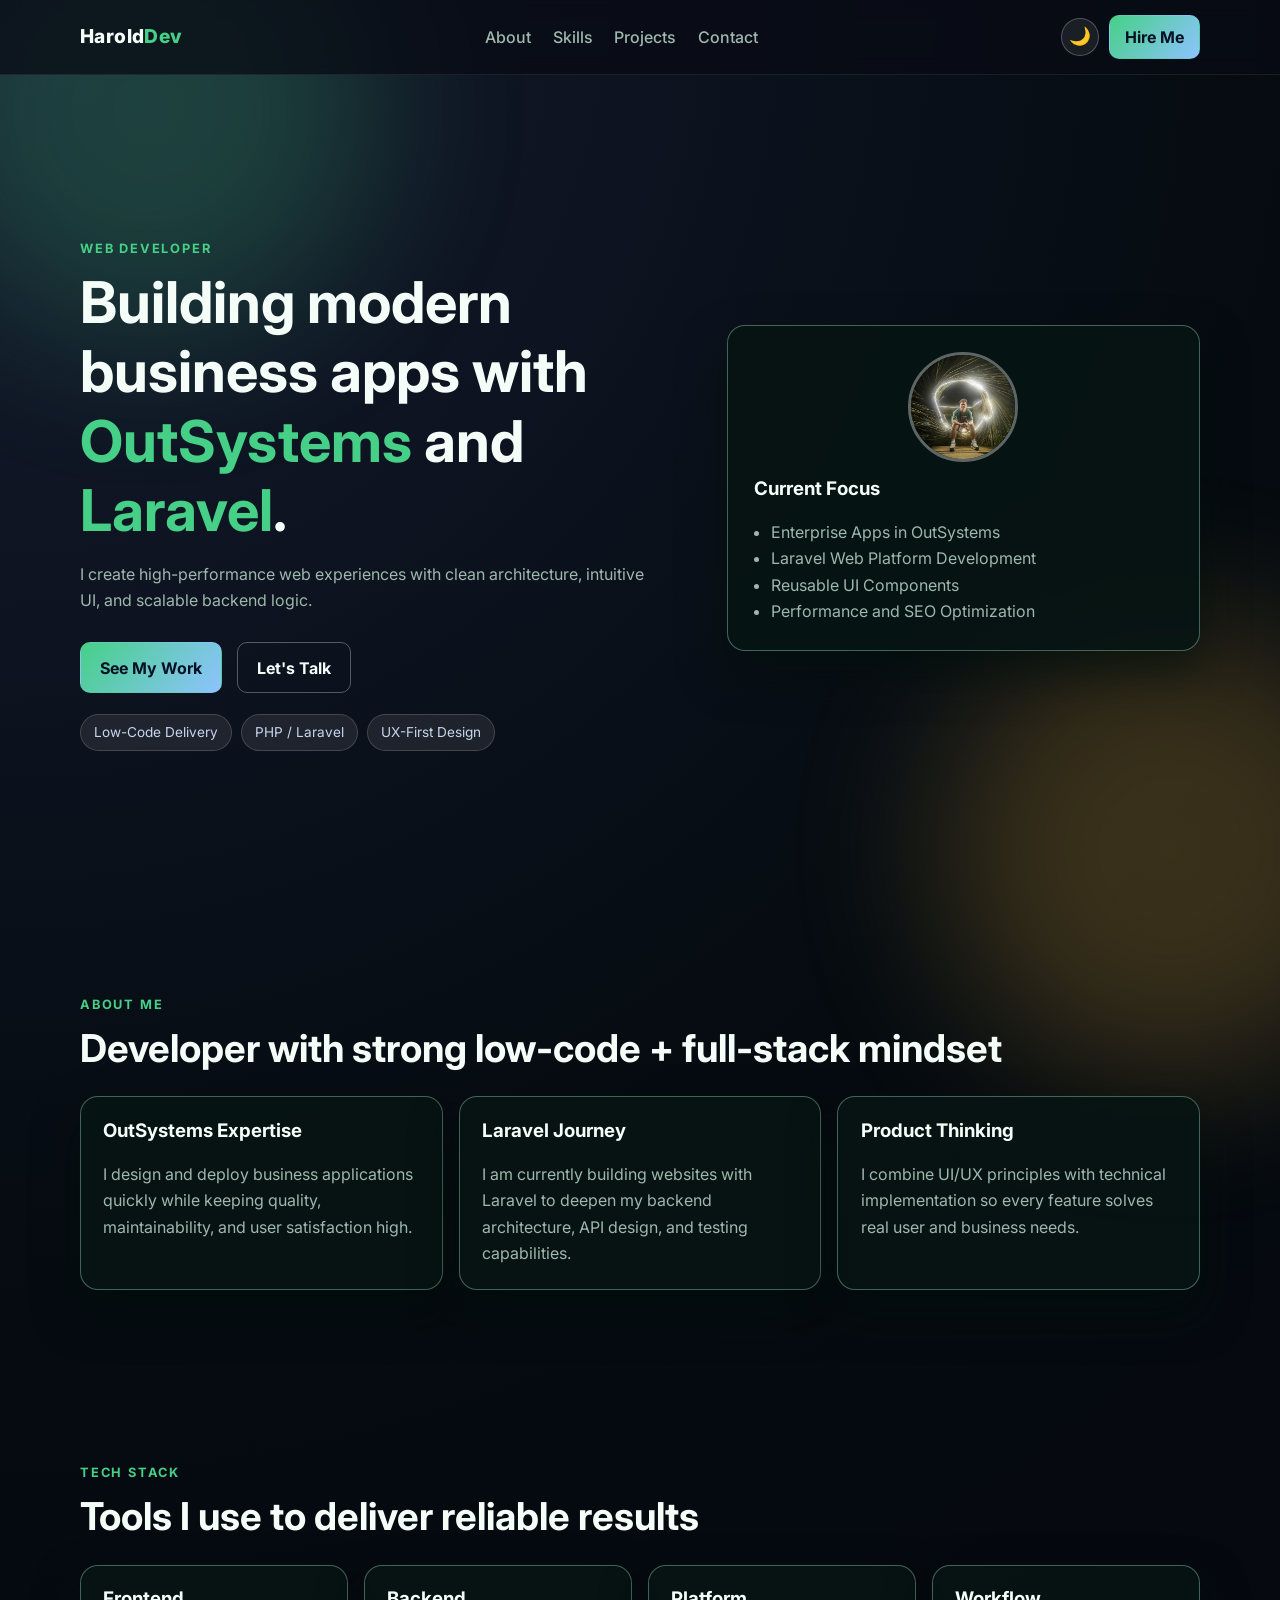
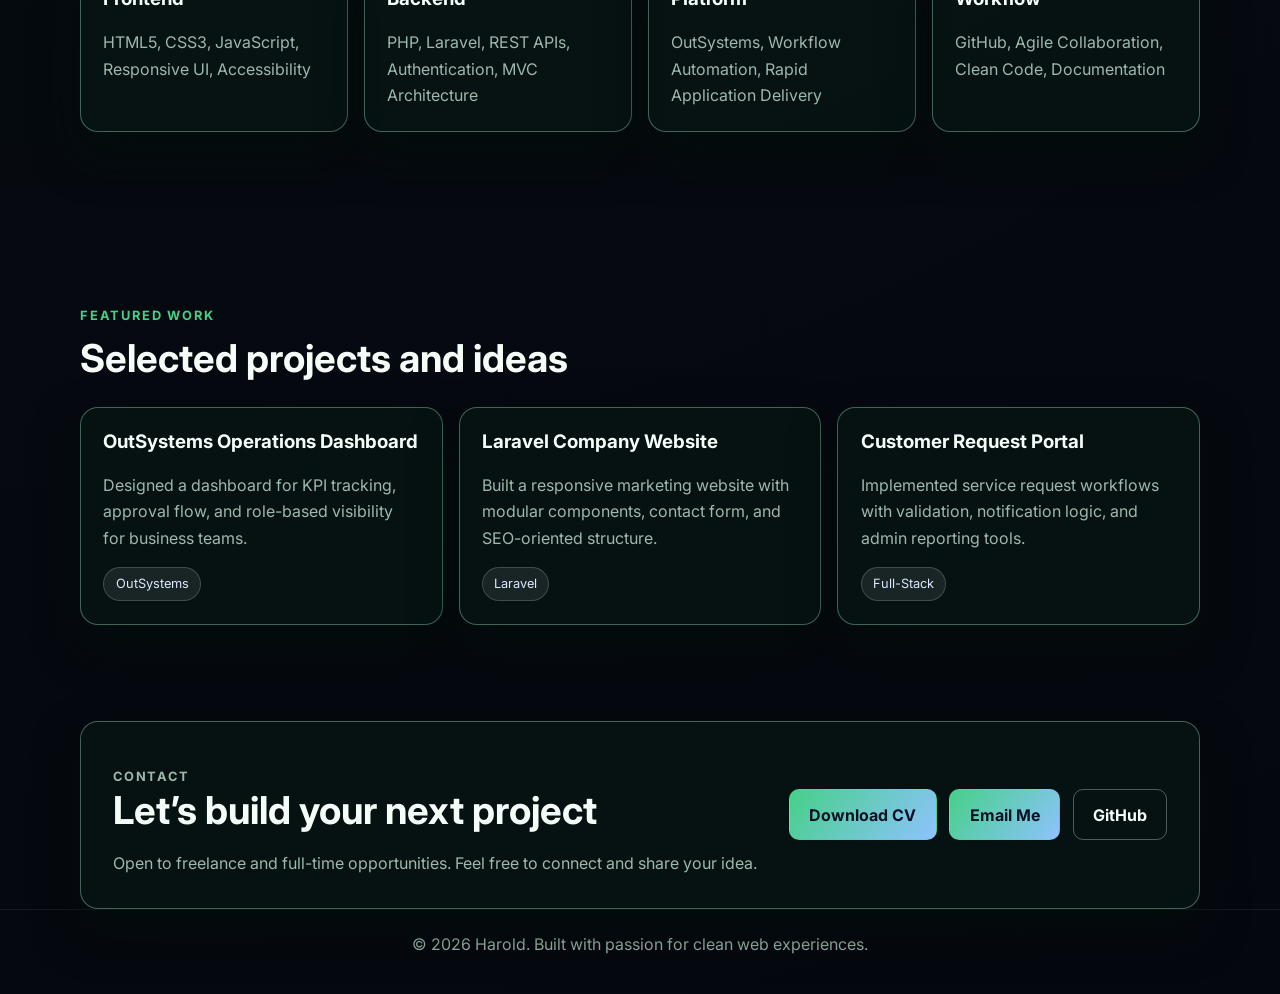
<file: index.html>
<!DOCTYPE html>
<html lang="en">
<head>
  <meta charset="UTF-8">
  <meta name="viewport" content="width=device-width, initial-scale=1.0">
  <title>Harold | Web Developer Portfolio</title>
  <meta name="description" content="Portfolio of Harold, a web developer focused on OutSystems and Laravel solutions.">
  <link rel="preconnect" href="https://fonts.googleapis.com">
  <link rel="preconnect" href="https://fonts.gstatic.com" crossorigin>
  <link href="https://fonts.googleapis.com/css2?family=Inter:wght@400;500;600;700;800&display=swap" rel="stylesheet">
  <link rel="stylesheet" href="styles.css">
</head>
<body>
  <div class="bg-glow bg-glow--one"></div>
  <div class="bg-glow bg-glow--two"></div>

  <header class="header">
    <div class="container nav">
      <a href="#home" class="brand">Harold<span>Dev</span></a>
      <nav>
        <ul class="nav-links">
          <li><a href="#about">About</a></li>
          <li><a href="#skills">Skills</a></li>
          <li><a href="#projects">Projects</a></li>
          <li><a href="#contact">Contact</a></li>
        </ul>
      </nav>
      <div class="nav-actions">
   
        <button id="theme-toggle" class="theme-toggle" type="button" aria-label="Toggle dark and light mode">🌙</button>
        <a class="btn btn-sm" href="#contact">Hire Me</a>
      </div>
    </div>
  </header>

  <main id="home">
    <section class="hero container section">
      <div class="hero-content reveal">
        <p class="kicker">Web Developer</p>
        <h1>Building modern business apps with <span>OutSystems</span> and <span>Laravel</span>.</h1>
        <p class="hero-text">
          I create high-performance web experiences with clean architecture, intuitive UI, and scalable backend logic.
        </p>
        <div class="hero-actions">
          <a href="#projects" class="btn">See My Work</a>
          <a href="#contact" class="btn btn-ghost">Let's Talk</a>
        </div>
        <div class="hero-badges">
          <span>Low-Code Delivery</span>
          <span>PHP / Laravel</span>
          <span>UX-First Design</span>
        </div>
      </div>
      <div class="hero-card reveal">
        <div class="avatar-wrap">
          <img
            class="avatar"
            src="assets/avatar.jpg"
            alt="Harold real profile photo"
            onerror="this.onerror=null;this.src='https://github.com/haeroldev.png';"
          >
        </div>
        <h3>Current Focus</h3>
        <ul>
          <li>Enterprise Apps in OutSystems</li>
          <li>Laravel Web Platform Development</li>
          <li>Reusable UI Components</li>
          <li>Performance and SEO Optimization</li>
        </ul>
      </div>
    </section>

    <section id="about" class="container section">
      <div class="section-heading reveal">
        <p class="kicker">About Me</p>
        <h2>Developer with strong low-code + full-stack mindset</h2>
      </div>
      <div class="about-grid">
        <article class="card reveal">
          <h3>OutSystems Expertise</h3>
          <p>I design and deploy business applications quickly while keeping quality, maintainability, and user satisfaction high.</p>
        </article>
        <article class="card reveal">
          <h3>Laravel Journey</h3>
          <p>I am currently building websites with Laravel to deepen my backend architecture, API design, and testing capabilities.</p>
        </article>
        <article class="card reveal">
          <h3>Product Thinking</h3>
          <p>I combine UI/UX principles with technical implementation so every feature solves real user and business needs.</p>
        </article>
      </div>
    </section>

    <section id="skills" class="container section">
      <div class="section-heading reveal">
        <p class="kicker">Tech Stack</p>
        <h2>Tools I use to deliver reliable results</h2>
      </div>
      <div class="skills-grid">
        <div class="skill-card reveal">
          <h3>Frontend</h3>
          <p>HTML5, CSS3, JavaScript, Responsive UI, Accessibility</p>
        </div>
        <div class="skill-card reveal">
          <h3>Backend</h3>
          <p>PHP, Laravel, REST APIs, Authentication, MVC Architecture</p>
        </div>
        <div class="skill-card reveal">
          <h3>Platform</h3>
          <p>OutSystems, Workflow Automation, Rapid Application Delivery</p>
        </div>
        <div class="skill-card reveal">
          <h3>Workflow</h3>
          <p>GitHub, Agile Collaboration, Clean Code, Documentation</p>
        </div>
      </div>
    </section>

    <section id="projects" class="container section">
      <div class="section-heading reveal">
        <p class="kicker">Featured Work</p>
        <h2>Selected projects and ideas</h2>
      </div>
      <div class="project-grid">
        <article class="project-card reveal">
          <h3>OutSystems Operations Dashboard</h3>
          <p>Designed a dashboard for KPI tracking, approval flow, and role-based visibility for business teams.</p>
          <span class="tag">OutSystems</span>
        </article>
        <article class="project-card reveal">
          <h3>Laravel Company Website</h3>
          <p>Built a responsive marketing website with modular components, contact form, and SEO-oriented structure.</p>
          <span class="tag">Laravel</span>
        </article>
        <article class="project-card reveal">
          <h3>Customer Request Portal</h3>
          <p>Implemented service request workflows with validation, notification logic, and admin reporting tools.</p>
          <span class="tag">Full-Stack</span>
        </article>
      </div>
    </section>

    <section id="contact" class="container section contact reveal">
      <div>
        <p class="kicker">Contact</p>
        <h2>Let’s build your next project</h2>
        <p>Open to freelance and full-time opportunities. Feel free to connect and share your idea.</p>
      </div>
      <div class="contact-actions">
        <a class="btn" href="assets/HaroldApuada.pdf" download="Harold-CV.pdf">Download CV</a>
        <a class="btn" href="mailto:hcapuada@gmail.com">Email Me</a>
        <a class="btn btn-ghost" href="https://github.com/haeroldev" target="_blank" rel="noopener noreferrer">GitHub</a>
      </div>
    </section>
  </main>

  <footer class="footer">
    <div class="container">
      <p>© <span id="year"></span> Harold. Built with passion for clean web experiences.</p>
    </div>
  </footer>

  <script src="script.js"></script>
</body>
</html>
</file>
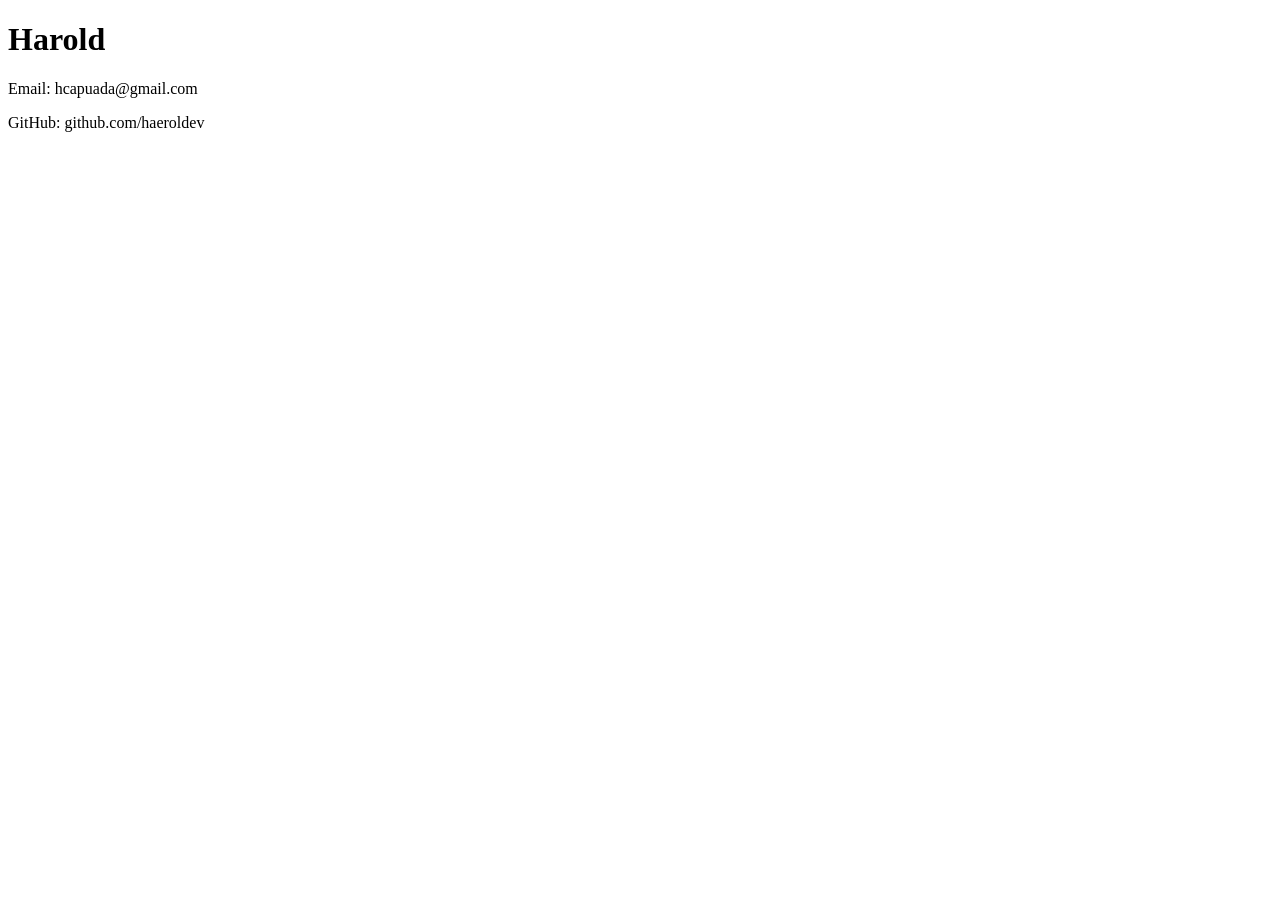
<file: harold-cv.html>
<!DOCTYPE html>
<html lang="en">
<head>
  <meta charset="UTF-8">
  <meta name="viewport" content="width=device-width, initial-scale=1.0">
  <title>Harold CV</title>
</head>
<body>
  <h1>Harold</h1>
  <p>Email: hcapuada@gmail.com</p>
  <p>GitHub: github.com/haeroldev</p>
</body>
</html>
</file>
<file: styles.css>
:root {
  /* base (emerald gold) will be overridden by palette-specific tokens */
  --bg: #050b10;
  --bg-card: rgba(7, 20, 19, 0.9);
  --bg-card-border: rgba(156, 223, 190, 0.4);
  --text: #f5fdf8;
  --muted: #9eb8ad;
  --primary: #46d087;
  --accent: #f4b942;
  --success: #46d087;
  --shadow: 0 22px 45px rgba(1, 15, 10, 0.6);
}

/* Emerald Gold (default) */
[data-palette="emerald"] {
  --bg: #050b10;
  --bg-card: rgba(7, 20, 19, 0.9);
  --bg-card-border: rgba(156, 223, 190, 0.4);
  --text: #f5fdf8;
  --muted: #9eb8ad;
  --primary: #46d087;
  --accent: #f4b942;
  --success: #46d087;
  --shadow: 0 22px 45px rgba(1, 15, 10, 0.6);
}

/* Crimson Slate */
[data-palette="crimson"] {
  --bg: #12040a;
  --bg-card: rgba(26, 11, 20, 0.9);
  --bg-card-border: rgba(255, 138, 161, 0.45);
  --text: #fff5f7;
  --muted: #e0b9c6;
  --primary: #ff4b6e;
  --accent: #7f8cff;
  --success: #5fd3a1;
  --shadow: 0 22px 45px rgba(17, 3, 9, 0.7);
}

/* Ocean Copper */
[data-palette="ocean"] {
  --bg: #020912;
  --bg-card: rgba(5, 23, 36, 0.92);
  --bg-card-border: rgba(137, 208, 255, 0.45);
  --text: #f3fbff;
  --muted: #a1c0d4;
  --primary: #ff9b5a;
  --accent: #2bb3ff;
  --success: #49d4bf;
  --shadow: 0 22px 45px rgba(1, 7, 15, 0.75);
}

[data-theme="light"] {
  --bg: #fdfaf4;
  --bg-card: rgba(255, 255, 255, 0.96);
  --bg-card-border: rgba(31, 41, 55, 0.12);
  --text: #17130f;
  --muted: #6b6158;
  --shadow: 0 18px 40px rgba(31, 41, 55, 0.12);
}

* { box-sizing: border-box; }
html { scroll-behavior: smooth; }

body {
  margin: 0;
  font-family: "Inter", sans-serif;
  background: radial-gradient(circle at top left, #151b2f 0%, var(--bg) 45%, #05070f 100%);
  color: var(--text);
  line-height: 1.65;
  min-height: 100vh;
  overflow-x: hidden;
  transition: background 0.35s ease, color 0.35s ease;
}

[data-theme="light"] body {
  background: radial-gradient(circle at top left, #dbe8ff 0%, var(--bg) 45%, #f5f8ff 100%);
}

.bg-glow {
  position: fixed;
  width: 460px;
  height: 460px;
  border-radius: 50%;
  filter: blur(80px);
  z-index: -1;
  opacity: 0.22;
}
.bg-glow--one { top: -120px; left: -80px; background: var(--primary); }
.bg-glow--two { bottom: -180px; right: -120px; background: var(--accent); }

.container { width: min(1120px, 92%); margin: 0 auto; }
.section { padding: 5rem 0; }

.header {
  position: sticky;
  top: 0;
  backdrop-filter: blur(10px);
  background: rgba(8, 11, 20, 0.75);
  border-bottom: 1px solid rgba(255, 255, 255, 0.08);
  z-index: 20;
}

.nav {
  display: flex;
  align-items: center;
  justify-content: space-between;
  gap: 1rem;
  min-height: 74px;
}

.nav-actions {
  display: flex;
  align-items: center;
  gap: 0.6rem;
}

.palette-select {
  appearance: none;
  -webkit-appearance: none;
  -moz-appearance: none;
  border-radius: 999px;
  border: 1px solid rgba(255, 255, 255, 0.25);
  background: rgba(255, 255, 255, 0.06);
  color: var(--muted);
  padding: 0.35rem 1.6rem 0.35rem 0.7rem;
  font-size: 0.78rem;
  font-weight: 500;
  cursor: pointer;
}
.palette-select:focus {
  outline: none;
  border-color: var(--accent);
}

.brand {
  text-decoration: none;
  color: var(--text);
  font-size: 1.2rem;
  font-weight: 800;
  letter-spacing: 0.4px;
}
.brand span { color: var(--primary); }

.nav-links {
  display: flex;
  list-style: none;
  margin: 0;
  padding: 0;
  gap: 1.35rem;
}
.nav-links a {
  color: var(--muted);
  text-decoration: none;
  font-weight: 500;
  transition: color 0.25s ease;
}
.nav-links a:hover { color: var(--text); }

.theme-toggle {
  width: 2.4rem;
  height: 2.4rem;
  border-radius: 999px;
  border: 1px solid rgba(255, 255, 255, 0.25);
  background: rgba(255, 255, 255, 0.08);
  color: var(--text);
  cursor: pointer;
  font-size: 1.1rem;
}

.hero {
  display: grid;
  grid-template-columns: 1.3fr 1fr;
  gap: 2rem;
  align-items: center;
  min-height: calc(100vh - 74px);
}

.kicker {
  color: var(--success);
  font-weight: 700;
  text-transform: uppercase;
  font-size: 0.8rem;
  letter-spacing: 0.14em;
  margin-bottom: 0.6rem;
}

h1, h2, h3 { line-height: 1.2; margin-top: 0; }
h1 { font-size: clamp(2rem, 5vw, 3.6rem); margin-bottom: 1rem; max-width: 16ch; }
h1 span { color: var(--primary); }
h2 { font-size: clamp(1.5rem, 3vw, 2.4rem); margin-bottom: 0.75rem; }
.hero-text { color: var(--muted); max-width: 57ch; }

.hero-actions { display: flex; gap: 0.9rem; margin-top: 1.8rem; }
.hero-badges { margin-top: 1.3rem; display: flex; flex-wrap: wrap; gap: 0.6rem; }
.hero-badges span {
  padding: 0.4rem 0.8rem;
  border-radius: 999px;
  font-size: 0.85rem;
  color: #c9d6f2;
  background: rgba(255, 255, 255, 0.08);
  border: 1px solid rgba(255, 255, 255, 0.16);
}

.hero-card, .card, .skill-card, .project-card, .contact {
  background: var(--bg-card);
  border: 1px solid var(--bg-card-border);
  border-radius: 18px;
  box-shadow: var(--shadow);
}

.hero-card { padding: 1.6rem; }
.avatar-wrap { display: flex; justify-content: center; margin-bottom: 1rem; }
.avatar {
  width: 110px;
  height: 110px;
  border-radius: 50%;
  object-fit: cover;
  border: 3px solid rgba(255, 255, 255, 0.35);
}
.hero-card ul { margin: 0; padding-left: 1.1rem; color: var(--muted); }

.btn {
  display: inline-flex;
  align-items: center;
  justify-content: center;
  text-decoration: none;
  color: #071124;
  background: linear-gradient(130deg, var(--primary), #8dc3ff);
  border: 1px solid transparent;
  border-radius: 10px;
  padding: 0.7rem 1.2rem;
  font-weight: 700;
}
.btn-sm { padding: 0.5rem 0.95rem; }
.btn-ghost { color: var(--text); background: transparent; border-color: rgba(255, 255, 255, 0.3); }

.section-heading { margin-bottom: 1.6rem; }
.about-grid, .skills-grid, .project-grid { display: grid; gap: 1rem; }
.about-grid { grid-template-columns: repeat(3, minmax(0, 1fr)); }
.skills-grid { grid-template-columns: repeat(4, minmax(0, 1fr)); }
.project-grid { grid-template-columns: repeat(3, minmax(0, 1fr)); }

.card, .skill-card, .project-card { padding: 1.4rem; }
.card p, .skill-card p, .project-card p { color: var(--muted); margin-bottom: 0; }

.tag {
  display: inline-block;
  margin-top: 1rem;
  font-size: 0.8rem;
  color: #dce7ff;
  border: 1px solid rgba(255, 255, 255, 0.18);
  background: rgba(255, 255, 255, 0.08);
  border-radius: 999px;
  padding: 0.35rem 0.7rem;
}

.contact {
  margin-top: 1rem;
  padding: 2rem;
  display: flex;
  align-items: center;
  justify-content: space-between;
  gap: 1rem;
}
.contact p { color: var(--muted); margin-bottom: 0; }
.contact-actions { display: flex; flex-wrap: wrap; gap: 0.8rem; }

.footer { border-top: 1px solid rgba(255, 255, 255, 0.08); padding: 1.3rem 0 2.3rem; }
.footer p { color: var(--muted); margin: 0; text-align: center; }

.reveal {
  opacity: 0;
  transform: translateY(22px);
  transition: opacity 0.6s ease, transform 0.6s ease;
}
.reveal.visible { opacity: 1; transform: translateY(0); }

@media (max-width: 1000px) {
  .hero { grid-template-columns: 1fr; min-height: auto; padding-top: 2.2rem; }
  .about-grid, .skills-grid, .project-grid { grid-template-columns: repeat(2, minmax(0, 1fr)); }
  .contact { flex-direction: column; align-items: flex-start; }
}

@media (max-width: 700px) {
  .nav-links { display: none; }
  .about-grid, .skills-grid, .project-grid { grid-template-columns: 1fr; }
  .section { padding: 4rem 0; }
}
</file>
